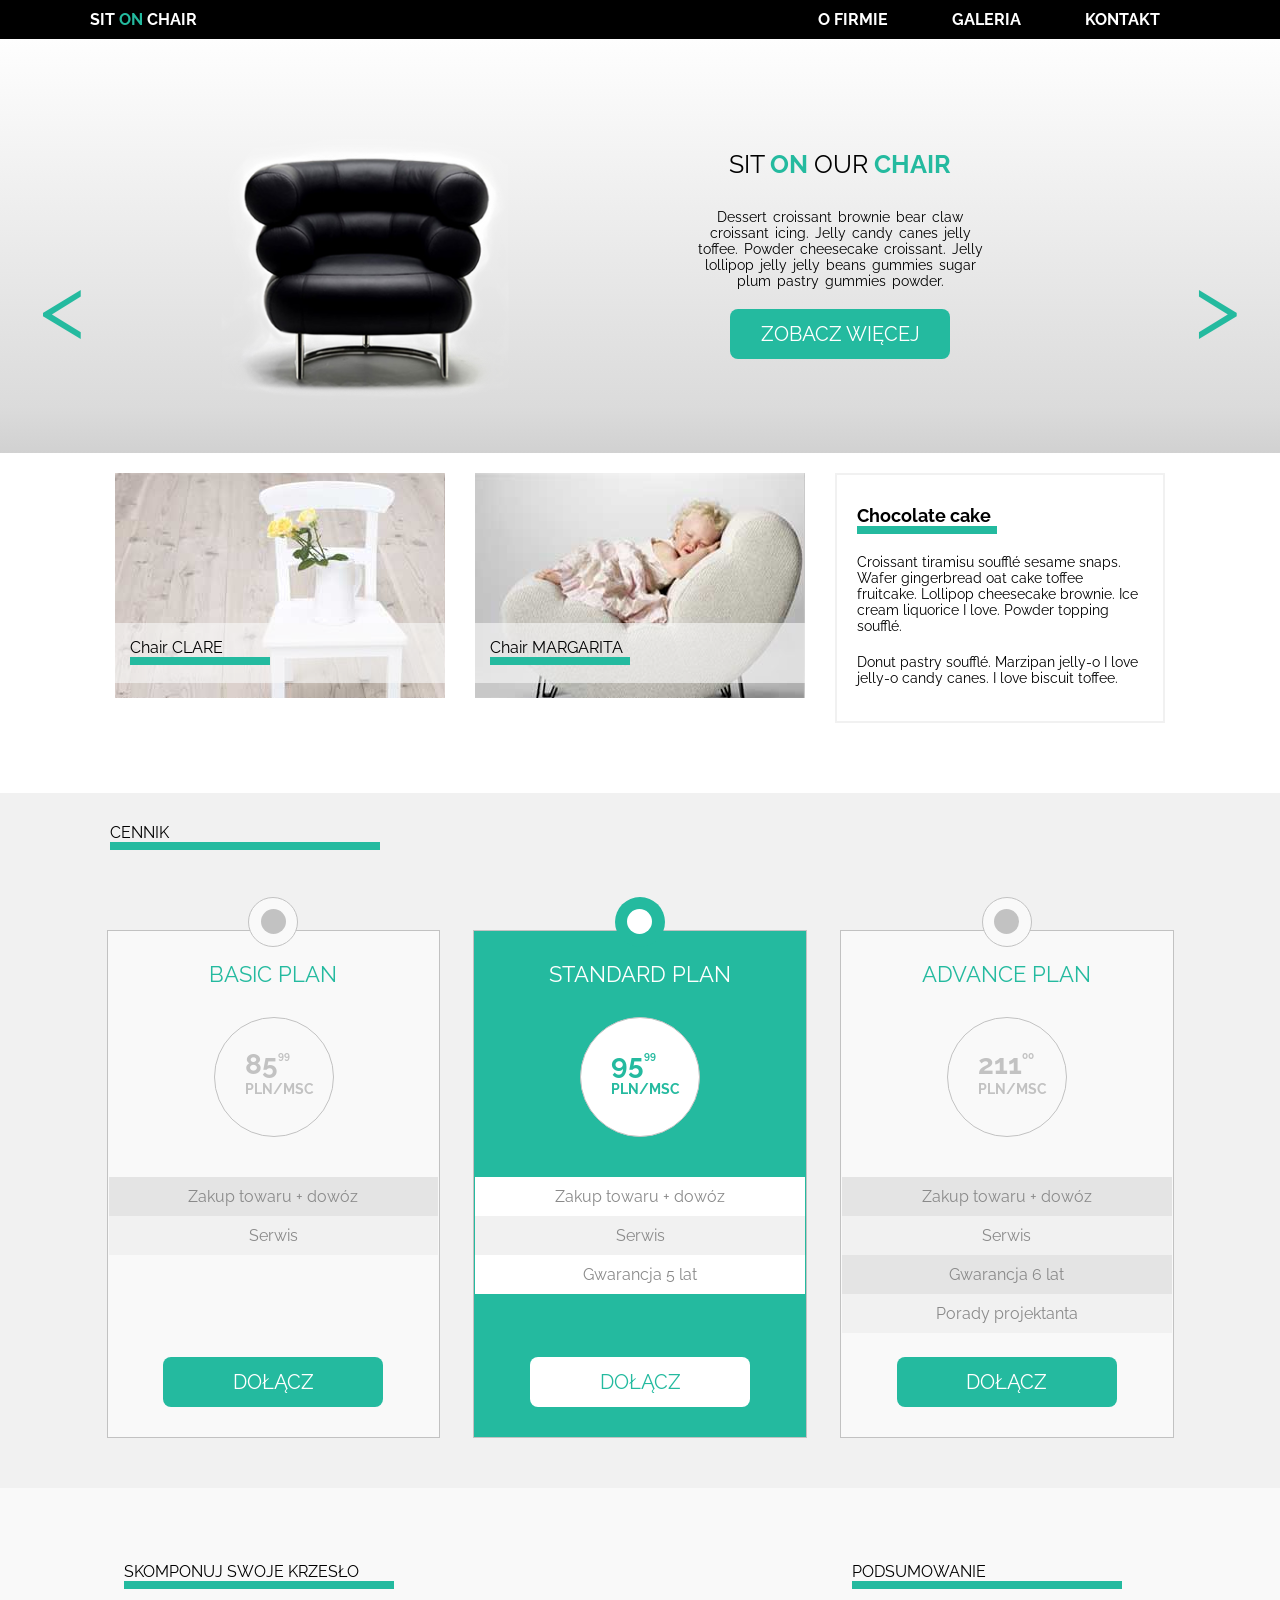
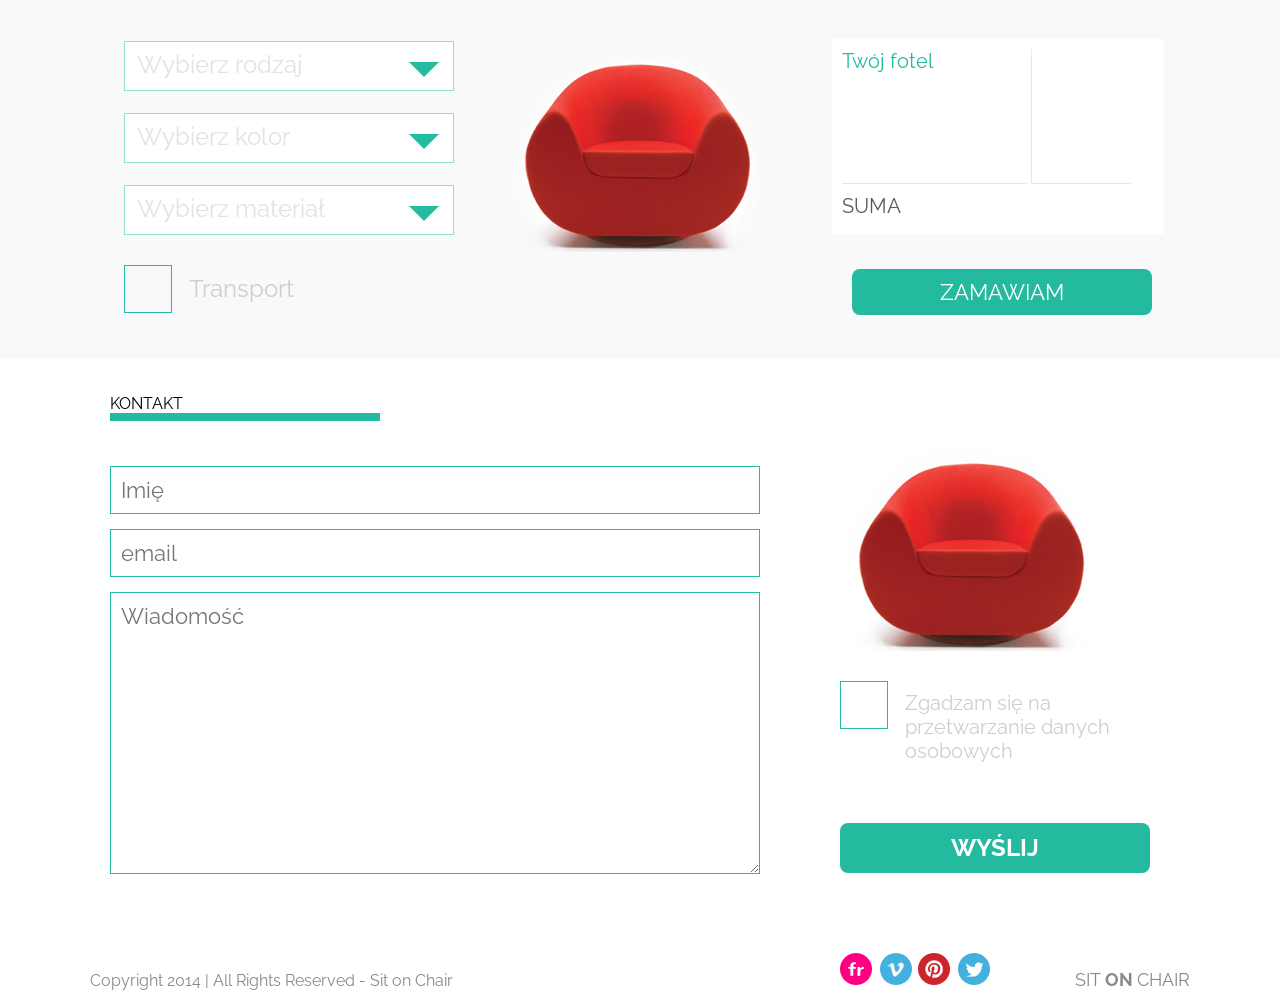
<file: index.html>
<!DOCTYPE html>
<html lang="en">

<head>
    <meta charset="UTF-8">
    <title>Sit on Chair</title>
    <link href="https://fonts.googleapis.com/css?family=Raleway:400,400i,700,700i" rel="stylesheet">
    <link rel="stylesheet" href="css/reset.css">
    <link rel="stylesheet" href="css/style.css">
    <link rel="stylesheet" href="css/animate.css">
</head>

<body>
    <header>
        <div class="container">
            <div class="logo">SIT <span class="logo_green">ON </span>CHAIR</div>
            <nav class="menu">
                <ul>
                    <li><a href="">O FIRMIE</a>
                        <div class="submenu">

                            <ul>
                                <li class="triangle"></li>
                                <li><a href="">Aktualności</a></li>
                                <li><a href="">Nasz team</a></li>
                                <li><a href="">Historia</a></li>
                            </ul>
                        </div>
                    </li>
                    <li><a href="">GALERIA</a></li>
                    <li><a href="">KONTAKT</a></li>
                </ul>
            </nav>
        </div>

    </header>
    <section class="section1">
        <div class="container slider">
            <ul>
                <li class="visible">
                    <div class="image1">
                        <img src="images/black_chair.png">
                    </div>
                    <div class="article1">
                        <h1>SIT <span class="logo_green">ON</span> OUR <span class="logo_green">CHAIR</span></h1>
                        <p>
                            Dessert croissant brownie bear claw croissant icing. Jelly candy canes jelly toffee. Powder cheesecake croissant. Jelly lollipop jelly jelly beans gummies sugar plum pastry gummies powder.
                        </p>
                        <a href="" class="button1">ZOBACZ WIĘCEJ</a>
                    </div>
                </li>
                <li>
                    <div class="image1">
                        <img src="images/red.png" class="slider_img">
                    </div>
                    <div class="article1">
                        <h1>SIT <span class="logo_green">ON</span> OUR <span class="logo_green">CHAIR</span></h1>
                        <p>
                            Cupcake chocolate cake cake chocolate cake. Fruitcake cheesecake pudding brownie icing cake cupcake donut. Tootsie roll sugar plum tiramisu lollipop bear claw bonbon.
                        </p>
                        <a href="" class="button1">ZOBACZ WIĘCEJ</a>
                    </div>
                </li>
                <li>
                    <div class="image1" >
                        <img src="images/orange.png" class="slider_img">
                    </div>
                    <div class="article1">
                        <h1>SIT <span class="logo_green">ON</span> OUR <span class="logo_green">CHAIR</span></h1>
                        <p>
                           Donut tart pastry biscuit lollipop lollipop chocolate. Chocolate chocolate bar powder lollipop oat cake sugar plum lollipop. Jujubes oat cake dragée halvah halvah sesame snaps.
                        </p>
                        <a href="" class="button1">ZOBACZ WIĘCEJ</a>
                    </div>
                </li>  
            </ul>
            <div class="arr">
                <div id="nextPicture" class="arrow_right">&gt;</div>
                <div id="prevPicture" class="arrow_left">&lt;</div>
            </div>
        </div>
    </section>
    <section class="section2">
        <div class="container">
            <div class="image2 dis_child">
                <div class="transparent">
                    <h1 class="after">Chair CLARE</h1>
                </div>
            </div>
            <div class="image3 dis_child">
                <div class="transparent">
                    <h1 class="after">Chair MARGARITA</h1>
                </div>
            </div>
            <div class="article2">
                <h1 class="after">Chocolate cake</h1>
                <p>
                    Croissant tiramisu soufflé sesame snaps. Wafer gingerbread oat cake toffee fruitcake. Lollipop cheesecake brownie. Ice cream liquorice I love. Powder topping soufflé.
                </p>
                <p>
                    Donut pastry soufflé. Marzipan jelly-o I love jelly-o candy canes. I love biscuit toffee.
                </p>
            </div>
        </div>
    </section>
    <section class="section3">
        <div class="container">
            <h1 class="after2">CENNIK</h1>
            <div class="boxes">
                <div class="box-1">
                    <div class="circle"></div>
                    <div class="dot"></div>
                    <h2>BASIC PLAN</h2>
                    <div class="price_circle">
                        <div class="price">
                            <p>85<sup>99</sup></p>
                            <p>PLN/MSC</p>
                        </div>
                    </div>
                    <div class="paragraph">
                        <p>Zakup towaru + dowóz</p>
                        <p>Serwis</p>
                    </div>
                    <a href="" class="button2">DOŁĄCZ</a>
                </div>
                <div class="box-2">
                    <div class="circle"></div>
                    <div class="dot"></div>
                    <h2>STANDARD PLAN</h2>
                    <div class="price_circle">
                        <div class="price">
                            <p>95<sup>99</sup></p>
                            <p>PLN/MSC</p>
                        </div>
                    </div>
                    <div class="paragraph" id="paragraph-box2">
                        <p>Zakup towaru + dowóz</p>
                        <p>Serwis</p>
                        <p>Gwarancja 5 lat</p>
                    </div>
                    <a href="" class="button2">DOŁĄCZ</a>
                </div>
                <div class="box-3">
                    <div class="circle"></div>
                    <div class="dot"></div>
                    <h2>ADVANCE PLAN</h2>
                    <div class="price_circle">
                        <div class="price">
                            <p>211<sup>00</sup></p>
                            <p>PLN/MSC</p>
                        </div>
                    </div>
                    <div class="paragraph">
                        <p>Zakup towaru + dowóz</p>
                        <p>Serwis</p>
                        <p>Gwarancja 6 lat</p>
                        <p>Porady projektanta</p>
                    </div>
                    <a href="" class="button2">DOŁĄCZ</a>
                </div>
            </div>
        </div>
    </section>

    <!--    Kalkulator-->

    <section class="application">
        <div class="container">
            <section class="choice_part inline">
                <h1 class="after2">SKOMPONUJ SWOJE KRZESŁO</h1>
                <div class="form">
                    <div class="drop_down_list">
                        <span class="list_label">Wybierz rodzaj</span>
                        <span class="list_arrow"></span>
                        <ul class="list_panel ddl_title">
                            <li data-price="100">Clair</li>
                            <li data-price="150">Margarita</li>
                            <li data-price="200">Selena</li>
                        </ul>
                    </div>
                    <div class="drop_down_list">
                        <span class="list_label">Wybierz kolor</span>
                        <span class="list_arrow"></span>
                        <ul class="list_panel ddl_color">
                            <li data-price="40">Czerwony</li>
                            <li data-price="60">Czarny</li>
                            <li data-price="80">Pomarańczowy</li>
                        </ul>
                    </div>
                    <div class="drop_down_list">
                        <span class="list_label">Wybierz materiał</span>
                        <span class="list_arrow"></span>
                        <ul class="list_panel ddl_pattern">
                            <li data-price="50">Tkanina</li>
                            <li data-price="80">Skóra</li>
                        </ul>
                    </div>
                    <div class="checkbox check-box">
                        <input type="checkbox" id="transport" data-price="200">
                        <label for="transport">Transport</label>
                    </div>
                    <!--<div class="checkbox"></div>-->
                    <!--<span class="list_label inline_text">Transport</span>-->
                </div>
            </section>

            <section class="image_part inline">
                <img src="images/red_chair.png">
            </section>

            <section class="summary_part inline">
                <h1 class="after2">PODSUMOWANIE</h1>
                <div class="summary_panel">
                    <div class="panel_left">
                        <h4 class="title">Twój fotel</h4>
                        <span class="color"></span>
                        <span class="pattern"></span>
                        <span class="transport"></span>
                    </div>
                    <div class="panel_right">
                        <h4 class="title value"></h4>
                        <span class="color value"></span>
                        <span class="pattern value"></span>
                        <span class="transport value"></span>
                    </div>
                    <div class="sum_label">SUMA</div>
                    <div class="sum"><strong></strong></div>
                </div>
                <a href="" class="button3">Zamawiam</a>
            </section>
        </div>
    </section>
    <footer>
        <div class="container">
            <h1 class="after2">KONTAKT</h1>
            <form>
                <div class="form">
                    <input type="text" name="imie" placeholder="Imię">
                    <input type="email" name="email" placeholder="email">
                    <textarea cols="50" rows="10" placeholder="Wiadomość"></textarea>

                </div>
                <div class="footer-image">
                    <img src="images/red_chair.png">
                    <div class="checkbox check-box agreed">
                        <input type="checkbox" id="agreed" data-transport-price="200">
                        <label for="agreed">Zgadzam się na przetwarzanie danych osobowych</label>
                    </div>

                    <a href="" class="button4">WYŚLIJ</a>
                </div>
            </form>
            <div>
                <div class="copyrights">
                    Copyright 2014 | All Rights Reserved - Sit on Chair
                </div>
                <div class="socialmedia">
                    <img src="images/flickr.png">
                    <img src="images/vimeo.png">
                    <img src="images/pinterest.png">
                    <img src="images/twitter.png">
                    <div class="logo">SIT <span class="on">ON </span>CHAIR</div>
                </div>
            </div>
        </div>
    </footer>

</body>
<script src="js/app.js"></script>

</html>
</file>
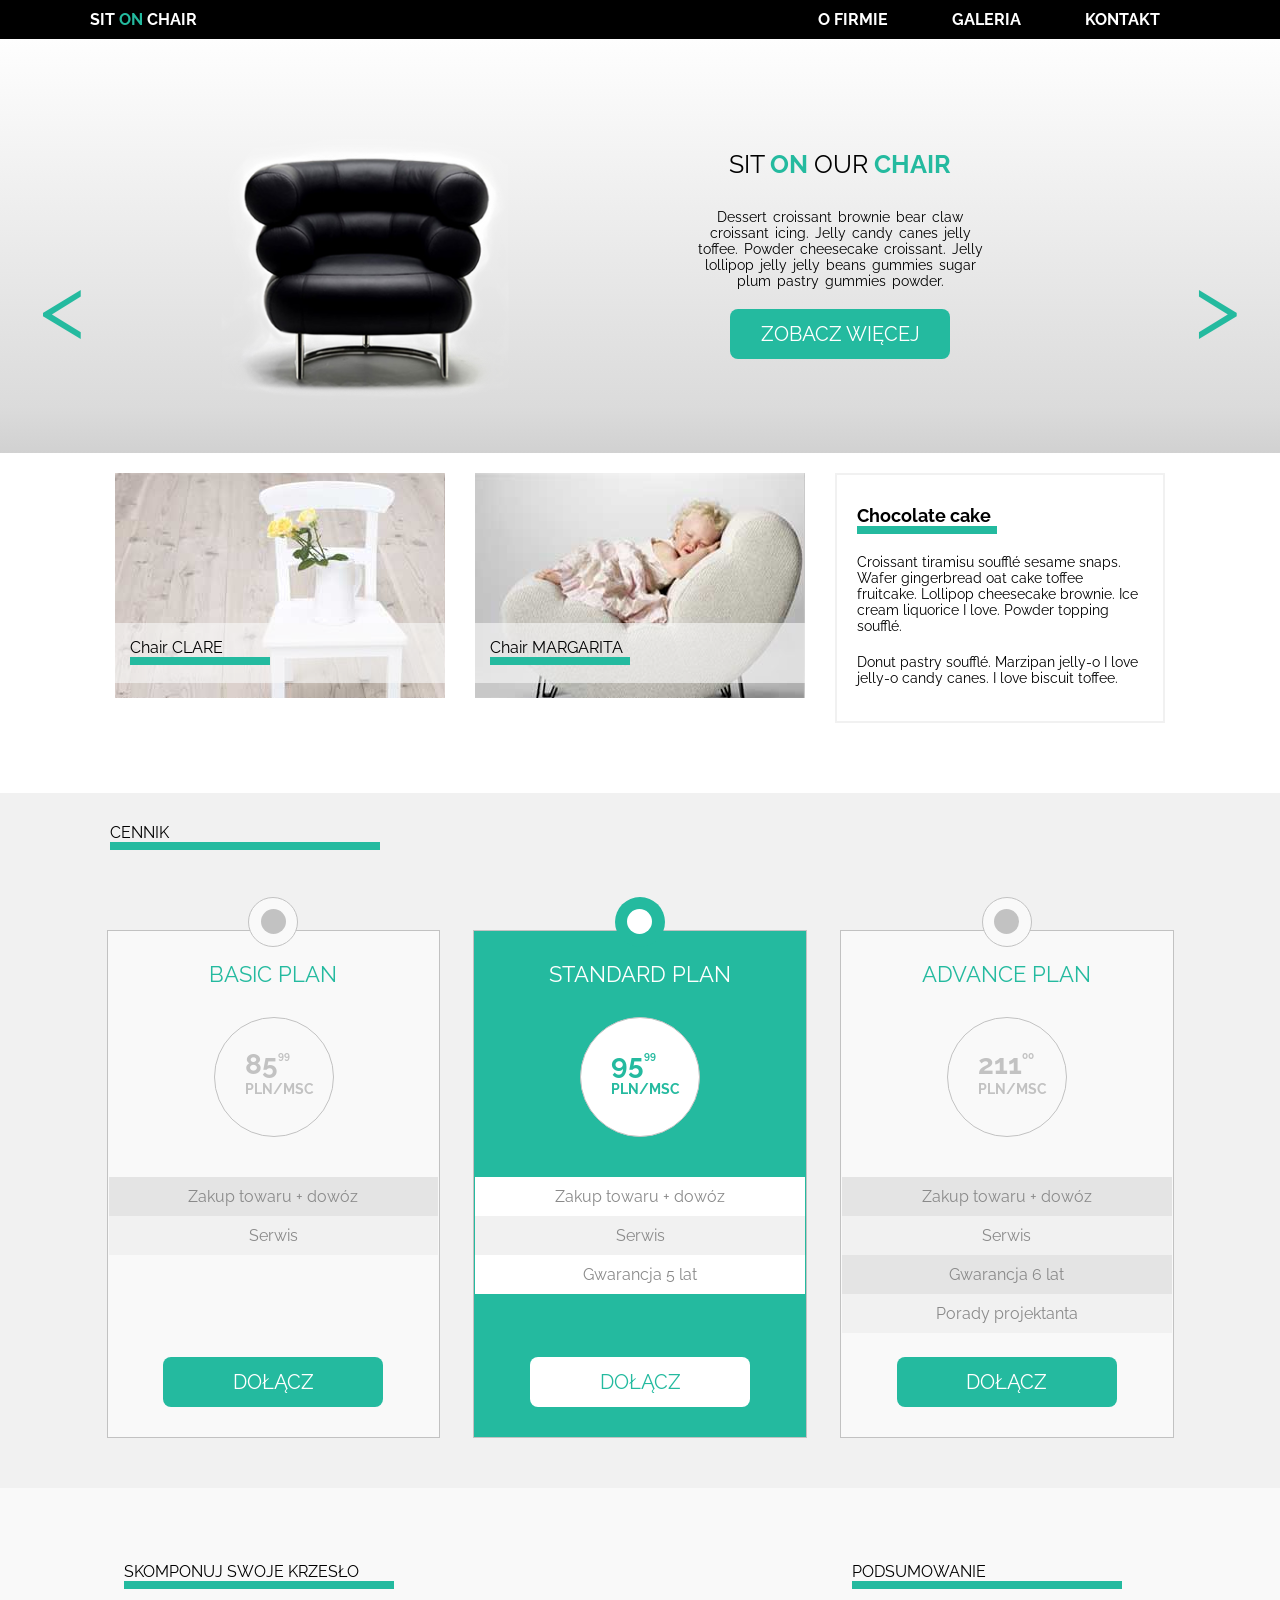
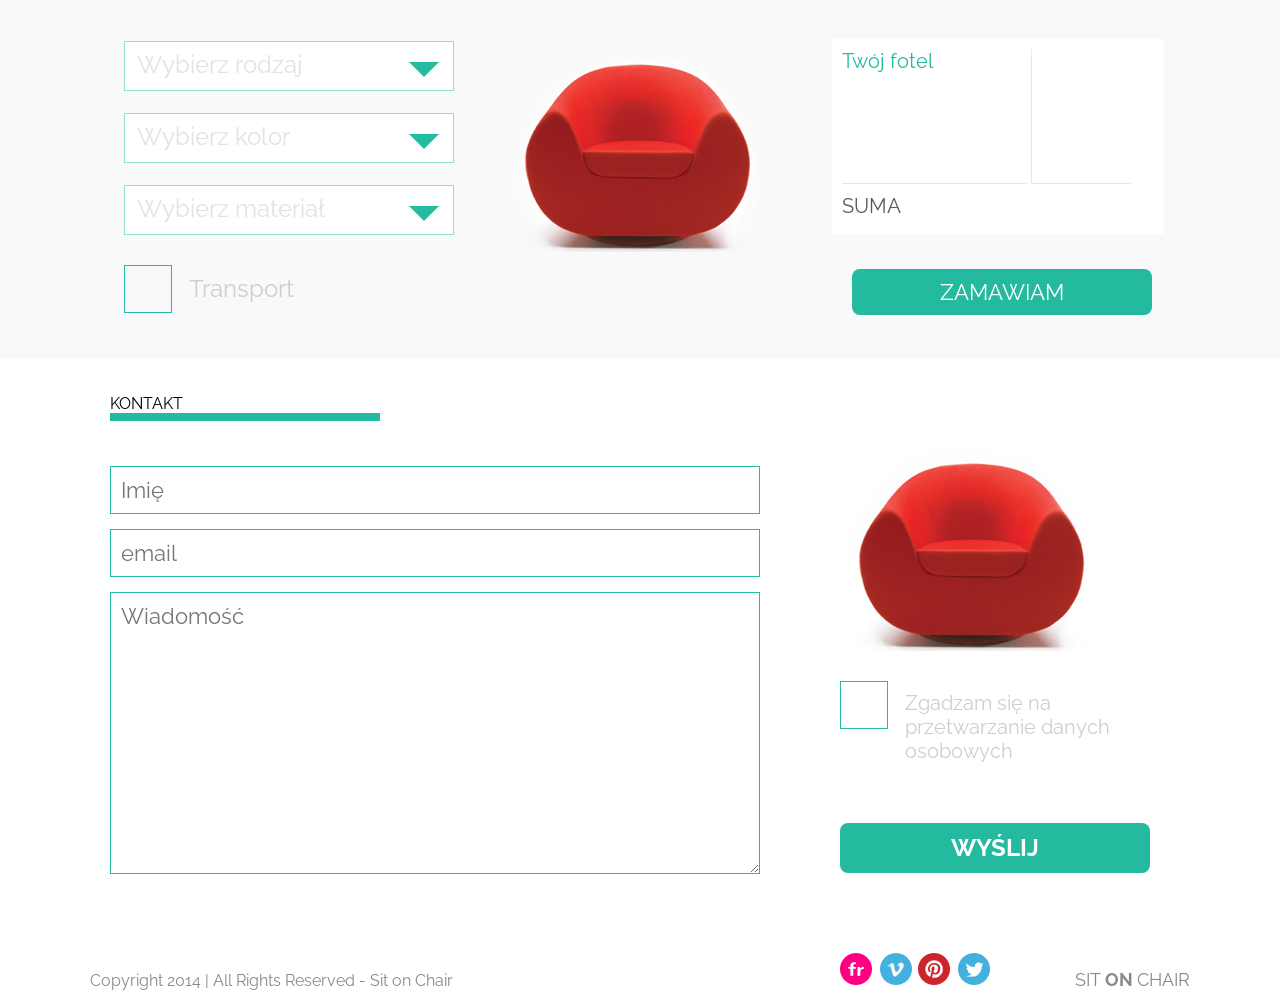
<file: src/index.html>
<!DOCTYPE html>
<html lang="en">

<head>
    <meta charset="UTF-8">
    <title>Sit on Chair</title>
    <link href="https://fonts.googleapis.com/css?family=Raleway:400,400i,700,700i" rel="stylesheet">
    <link rel="stylesheet" href="css/reset.css">
    <link rel="stylesheet" href="css/style.css">
    <link rel="stylesheet" href="css/animate.css">
</head>
<body>
    <header>
        <div class="container">
            <div class="logo">SIT <span class="logo_green">ON </span>CHAIR</div>
            <nav class="menu">
                <ul>
                    <li><a href="">O FIRMIE</a>
                        <div class="submenu">

                            <ul>
                                <li class="triangle"></li>
                                <li><a href="">Aktualności</a></li>
                                <li><a href="">Nasz team</a></li>
                                <li><a href="">Historia</a></li>
                            </ul>
                        </div>
                    </li>
                    <li><a href="">GALERIA</a></li>
                    <li><a href="">KONTAKT</a></li>
                </ul>
            </nav>
        </div>
    </header>
    <section class="section1">
        <div class="container slider">
            <ul>
                <li class="visible">
                    <div class="image1">
                        <img src="images/black_chair.png">
                    </div>
                    <div class="article1">
                        <h1>SIT <span class="logo_green">ON</span> OUR <span class="logo_green">CHAIR</span></h1>
                        <p>
                            Dessert croissant brownie bear claw croissant icing. Jelly candy canes jelly toffee. Powder cheesecake croissant. Jelly lollipop jelly jelly beans gummies sugar plum pastry gummies powder.
                        </p>
                        <a href="" class="button1">ZOBACZ WIĘCEJ</a>
                    </div>
                </li>
                <li>
                    <div class="image1">
                        <img src="images/red.png" class="slider_img">
                    </div>
                    <div class="article1">
                        <h1>SIT <span class="logo_green">ON</span> OUR <span class="logo_green">CHAIR</span></h1>
                        <p>
                            Cupcake chocolate cake cake chocolate cake. Fruitcake cheesecake pudding brownie icing cake cupcake donut. Tootsie roll sugar plum tiramisu lollipop bear claw bonbon.
                        </p>
                        <a href="" class="button1">ZOBACZ WIĘCEJ</a>
                    </div>
                </li>
                <li>
                    <div class="image1">
                        <img src="images/orange.png" class="slider_img">
                    </div>
                    <div class="article1">
                        <h1>SIT <span class="logo_green">ON</span> OUR <span class="logo_green">CHAIR</span></h1>
                        <p>
                            Donut tart pastry biscuit lollipop lollipop chocolate. Chocolate chocolate bar powder lollipop oat cake sugar plum lollipop. Jujubes oat cake dragée halvah halvah sesame snaps.
                        </p>
                        <a href="" class="button1">ZOBACZ WIĘCEJ</a>
                    </div>
                </li>
            </ul>
            <div class="arr">
                <div id="nextPicture" class="arrow_right">&gt;</div>
                <div id="prevPicture" class="arrow_left">&lt;</div>
            </div>
        </div>
    </section>
    <section class="section2">
        <div class="container">
            <div class="image2 dis_child">
                <div class="transparent">
                    <h1 class="after">Chair CLARE</h1>
                </div>
            </div>
            <div class="image3 dis_child">
                <div class="transparent">
                    <h1 class="after">Chair MARGARITA</h1>
                </div>
            </div>
            <div class="article2">
                <h1 class="after">Chocolate cake</h1>
                <p>
                    Croissant tiramisu soufflé sesame snaps. Wafer gingerbread oat cake toffee fruitcake. Lollipop cheesecake brownie. Ice cream liquorice I love. Powder topping soufflé.
                </p>
                <p>
                    Donut pastry soufflé. Marzipan jelly-o I love jelly-o candy canes. I love biscuit toffee.
                </p>
            </div>
        </div>
    </section>
    <section class="section3">
        <div class="container">
            <h1 class="after2">CENNIK</h1>
            <div class="boxes">
                <div class="box-1">
                    <div class="circle"></div>
                    <div class="dot"></div>
                    <h2>BASIC PLAN</h2>
                    <div class="price_circle">
                        <div class="price">
                            <p>85<sup>99</sup></p>
                            <p>PLN/MSC</p>
                        </div>
                    </div>
                    <div class="paragraph">
                        <p>Zakup towaru + dowóz</p>
                        <p>Serwis</p>
                    </div>
                    <a href="" class="button2">DOŁĄCZ</a>
                </div>
                <div class="box-2">
                    <div class="circle"></div>
                    <div class="dot"></div>
                    <h2>STANDARD PLAN</h2>
                    <div class="price_circle">
                        <div class="price">
                            <p>95<sup>99</sup></p>
                            <p>PLN/MSC</p>
                        </div>
                    </div>
                    <div class="paragraph" id="paragraph-box2">
                        <p>Zakup towaru + dowóz</p>
                        <p>Serwis</p>
                        <p>Gwarancja 5 lat</p>
                    </div>
                    <a href="" class="button2">DOŁĄCZ</a>
                </div>
                <div class="box-3">
                    <div class="circle"></div>
                    <div class="dot"></div>
                    <h2>ADVANCE PLAN</h2>
                    <div class="price_circle">
                        <div class="price">
                            <p>211<sup>00</sup></p>
                            <p>PLN/MSC</p>
                        </div>
                    </div>
                    <div class="paragraph">
                        <p>Zakup towaru + dowóz</p>
                        <p>Serwis</p>
                        <p>Gwarancja 6 lat</p>
                        <p>Porady projektanta</p>
                    </div>
                    <a href="" class="button2">DOŁĄCZ</a>
                </div>
            </div>
        </div>
    </section>

    <!--    Kalkulator-->

    <section class="application">
        <div class="container">
            <section class="choice_part inline">
                <h1 class="after2">SKOMPONUJ SWOJE KRZESŁO</h1>
                <div class="form">
                    <div class="drop_down_list">
                        <span class="list_label">Wybierz rodzaj</span>
                        <span class="list_arrow"></span>
                        <ul class="list_panel ddl_title">
                            <li data-price="100">Clair</li>
                            <li data-price="150">Margarita</li>
                            <li data-price="200">Selena</li>
                        </ul>
                    </div>
                    <div class="drop_down_list">
                        <span class="list_label">Wybierz kolor</span>
                        <span class="list_arrow"></span>
                        <ul class="list_panel ddl_color">
                            <li data-price="40">Czerwony</li>
                            <li data-price="60">Czarny</li>
                            <li data-price="80">Pomarańczowy</li>
                        </ul>
                    </div>
                    <div class="drop_down_list">
                        <span class="list_label">Wybierz materiał</span>
                        <span class="list_arrow"></span>
                        <ul class="list_panel ddl_pattern">
                            <li data-price="50">Tkanina</li>
                            <li data-price="80">Skóra</li>
                        </ul>
                    </div>
                    <div class="checkbox check-box">
                        <input type="checkbox" id="transport" data-price="200">
                        <label for="transport">Transport</label>
                    </div>
                    <!--<div class="checkbox"></div>-->
                    <!--<span class="list_label inline_text">Transport</span>-->
                </div>
            </section>
            <section class="image_part inline">
                <img src="images/red_chair.png">
            </section>
            <section class="summary_part inline">
                <h1 class="after2">PODSUMOWANIE</h1>
                <div class="summary_panel">
                    <div class="panel_left">
                        <h4 class="title">Twój fotel</h4>
                        <span class="color"></span>
                        <span class="pattern"></span>
                        <span class="transport"></span>
                    </div>
                    <div class="panel_right">
                        <h4 class="title value"></h4>
                        <span class="color value"></span>
                        <span class="pattern value"></span>
                        <span class="transport value"></span>
                    </div>
                    <div class="sum_label">SUMA</div>
                    <div class="sum"><strong></strong></div>
                </div>
                <a href="" class="button3">Zamawiam</a>
            </section>
        </div>
    </section>
    <footer>
        <div class="container">
            <h1 class="after2">KONTAKT</h1>
            <form>
                <div class="form">
                    <input type="text" name="imie" placeholder="Imię">
                    <input type="email" name="email" placeholder="email">
                    <textarea cols="50" rows="10" placeholder="Wiadomość"></textarea>
                </div>
                <div class="footer-image">
                    <img src="images/red_chair.png">
                    <div class="checkbox check-box agreed">
                        <input type="checkbox" id="agreed" data-transport-price="200">
                        <label for="agreed">Zgadzam się na przetwarzanie danych osobowych</label>
                    </div>
                    <a href="" class="button4">WYŚLIJ</a>
                </div>
            </form>
            <div>
                <div class="copyrights">
                    Copyright 2014 | All Rights Reserved - Sit on Chair
                </div>
                <div class="socialmedia">
                    <img src="images/flickr.png">
                    <img src="images/vimeo.png">
                    <img src="images/pinterest.png">
                    <img src="images/twitter.png">
                    <div class="logo">SIT <span class="on">ON </span>CHAIR</div>
                </div>
            </div>
        </div>
    </footer>
</body>
<script src="js/app.js"></script>
</html>
</file>
<file: css/style.css>
* {
    box-sizing: border-box;
}

body {
    font-family: Raleway, Arial, sans-serif;
}

/*Menu górne ----------------------------*/

header,
footer {
    width: 100%;
    height: auto;
    padding: 5px 50px 5px 50px;
}

.container {
    width: 1100px;
    margin: 0 auto;
}

header {
    background-color: #000;
    color: #fff;
    font-size: 16px;
    padding: 10px;
}

header .logo {
    float: left;
}

nav li,
div .logo {
    font-weight: 700;
}

.logo_green {
    color: #24BA9F;
    font-weight: 700;
}

a {
    text-decoration: none;
}

a:visited {
    color: white;
}

a:hover {
    color: #24BA9F;
}

.menu {
    float: right;
}

.container::after {
    content: '';
    display: block;
    clear: both;
}

.menu > ul > li {
    display: inline-block;
    padding: 0 30px;
    position: relative;
}

li:hover > .submenu {
    display: block;
}

.submenu {
    display: none;
    position: absolute;
    left: 10px;
    padding: 0 5px;
}

.submenu ul {
    padding: 10px 0;
}

.submenu li {
    padding: 15px;
    line-height: 10px;
    background-color: #000;
}

.submenu li {
    font-weight: normal;
}

.triangle {
    height: 0;
    width: 0;
    border-top: 20px solid rgba(0, 0, 0, 0);
    border-left: 20px solid rgba(0, 0, 0, 0);
    border-right: 20px solid rgba(0, 0, 0, 0);
    border-bottom: 20px solid #000;
    margin-top: -21px;
    margin-left: 37px;
    background-color: transparent !important;
    padding: 0px !important;
}


/*Sekcja 1 z fotelem ----------------------------------------------------*/

.section1 {
    background-color: #eaeaea;
    /* IE9, iOS 3.2+ */
    background-image: -webkit-gradient(linear, 0% 100%, 0% 0%, color-stop(0, rgb(226, 226, 226)), color-stop(0, rgb(209, 209, 209)), color-stop(0.11, rgb(219, 219, 219)), color-stop(1, rgb(254, 254, 254)));
    /* Android 2.3 */
    background-image: -webkit-repeating-linear-gradient(bottom, rgb(226, 226, 226) 0%, rgb(209, 209, 209) 0%, rgb(219, 219, 219) 11%, rgb(254, 254, 254) 100%);
    /* IE10+ */
    background-image: repeating-linear-gradient(to top, rgb(226, 226, 226) 0%, rgb(209, 209, 209) 0%, rgb(219, 219, 219) 11%, rgb(254, 254, 254) 100%);
    background-image: -ms-repeating-linear-gradient(bottom, rgb(226, 226, 226) 0%, rgb(209, 209, 209) 0%, rgb(219, 219, 219) 11%, rgb(254, 254, 254) 100%);
}

.image1 {
    width: 450px;
    height: 300px;
    float: left;
    margin-top: 50px;
    margin-bottom: 20px;
    margin-left: 50px;
}

.image1 img {
    width: 500px;
    height: auto;
}

.article1 {
    width: 300px;
    height: 300px;
    float: right;
    margin-top: 50px;
    margin-right: 200px;
    padding-top: 40px;
    text-align: center;
}

.article1 h1 {
    font-size: 25px;
}

.article1 p {
    padding-top: 30px;
    font-size: 14px;
    word-spacing: 2px;
}

.button1 {
    background-color: #24BA9F;
    color: #fff;
    font-size: 20px;
    border-radius: 8px;
    margin-top: 20px;
    padding: 15px;
    line-height: 20px;
    width: 220px;
    height: auto;
    display: inline-block;
}

a.button1:hover {
    color: #000;
}

.arr {
    color: #24BA9F;
    font-size: 90px;
}

.arrow_left {
    float: left;
    margin-left: -50px;
    margin-top: -200px;
    cursor: pointer;
}

.arrow_right {
    float: right;
    margin-right: -50px;
    margin-top: -200px;
    cursor: pointer;
}


/* Slider --------------------------------------------------------*/

.slider ul {
    list-style: none;
}

.slider li {
    display: none;
    width: 100%;
    padding: 20px 0;
}

.slider .visible {
    display: inline-block;
}

.slider_img {
    max-width: 1000px;
    max-height: 370px;
    display: block;
    margin: 0 auto;
}


/*Sekcja 2 zdjęcia------------------------------------------------------*/

.image2 {
    float: left;
    margin: 20px 15px 40px 25px;
    background: url(../images/box1_img.jpg);
    width: 330px;
    height: 225px;
}

.image3 {
    float: left;
    margin: 20px 15px 40px 15px;
    background: url(../images/box2_img.jpg);
    width: 330px;
    height: 225px;
}

.article2 {
    border: 2px solid rgb(241, 241, 241);
    width: 330px;
    height: 250px;
    float: left;
    font-size: 14px;
    margin: 20px 5px 40px 15px;
    padding: 30px 20px;
}

.article2 h1 {
    font-size: 18px;
    font-weight: 700;
}

.after:after {
    width: 140px;
    height: 8px;
    content: "";
    display: block;
    background: #24BA9F;
}

.article2 p {
    margin-top: 20px;
}

.transparent {
    margin-top: 150px;
    height: 60px;
    padding-top: 15px;
    padding-left: 15px;
    background-color: rgba(251, 251, 251, 0.60);
}


/*Sekcja 3 Cennik --------------------------------------------------*/

.section3 {
    background-color: rgb(241, 241, 241);
    padding-bottom: 50px;
}

h1.after2 {
    margin-left: 20px;
    margin-top: 30px;
}

.after2:after {
    width: 270px;
    height: 8px;
    content: "";
    display: block;
    background: #24BA9F;
}

.section3 h1 {
    padding-top: 30px;
}

.boxes {
    display: flex;
    justify-content: center;
    margin-top: 80px;
}

[class*="box-"] {
    width: 32%;
    height: auto;
    border: 1px solid rgb(194, 194, 194);
    background-color: rgb(249, 249, 249);
    position: relative;
    margin-left: 1.5%;
    margin-right: 1.5%;
}

.circle,
.dot {
    position: absolute;
    border-radius: 50%;
}

.circle {
    width: 50px;
    height: 50px;
    border: 1px solid rgb(194, 194, 194);
    top: -34px;
    left: 50%;
    margin-left: -25px;
    background-color: rgb(249, 249, 249);
}

.dot {
    width: 25px;
    height: 25px;
    top: -22px;
    left: 51%;
    margin-left: -16px;
    background-color: rgb(194, 194, 194);
}

.box-2 {
    background-color: #24BA9F;
}

.box-2 .circle {
    background-color: #24BA9F;
    border: 0;
}

.box-2 .dot {
    background-color: #fff;
}

h2 {
    text-align: center;
    margin-top: 30px;
    color: #24BA9F;
    font-size: 22px;
}

.box-2 h2 {
    color: #fff;
}

.price_circle {
    width: 120px;
    height: 120px;
    border: 1px solid rgb(194, 194, 194);
    border-radius: 50%;
    margin-left: 32%;
    margin-top: 30px;
    margin-bottom: 40px;
}

.box-2 .price_circle {
    background-color: #fff;
}

.price p,
sup {
    font-weight: 700;
    color: rgb(194, 194, 194);
}

.price p:first-child {
    font-size: 28px;
}

.price p:last-child {
    font-size: 14px;
}

.price sup {
    font-size: 10px;
    top: -1.5em;
}

.price {
    margin-top: 30px;
    margin-left: 30px;
}

.box-2 .price p {
    color: #24BA9F;
}

.box-2 .price sup {
    color: #24BA9F;
}

.button2 {
    width: 220px;
    height: auto;
    display: block;
    margin: 0 auto;
    /*    margin-top: 100px;*/
    margin-bottom: 30px;
    padding: 15px;
    background-color: #24BA9F;
    color: #fff;
    font-size: 20px;
    border-radius: 8px;
    line-height: 20px;
    text-align: center;
}

a.button2:hover {
    color: #000;
}

.box-2 .button2 {
    background-color: #fff;
    color: #24BA9F;
}


/* Sekcja 4 Kalkulator -------------------------------------------------------*/

.application {
    background-color: #f9f9f9;
    padding: 30px 0;
}

.application .align_right {
    text-align: right;
}

.inline {
    display: inline-block;
    width: 360px;
    padding: 14px;
    vertical-align: top;
}

.form {
    margin-top: 50px;
}

.drop_down_list {
    border: 1px solid #8de0d2;
    width: 330px;
    height: 50px;
    background-color: white;
    margin-top: 22px;
    padding: 8px 12px;
    position: relative;
}

.list_label {
    font-size: 24px;
    color: #e2e2e2;
    font-family: Raleway, Arial, sans-serif;
}

.checkbox {
    position: relative;
    padding: 30px 30px 30px 0;
}

.checkbox input {
    display: block;
    opacity: 0;
    height: 48px;
    position: absolute;
    width: 48px;
    cursor: pointer;
}

.checkbox label {
    display: block;
    padding-left: 65px;
    position: relative;
    font-size: 24px;
    color: #cecece;
    line-height: 120%;
    padding-top: 10px;
    cursor: pointer;
}

.checkbox label::before,
.checkbox label::after {
    border: 1px solid #24BA9F;
    content: "";
    display: block;
    left: 0;
    height: 48px;
    position: absolute;
    width: 48px;
    top: 0;
}

.checkbox label::after {
    background: url("data:image/svg+xml;charset=US-ASCII,%3Csvg%20xmlns%3D%22http%3A//www.w3.org/2000/svg%22%20xmlns%3Axlink%3D%22http%3A//www.w3.org/1999/xlink%22%20preserveAspectRatio%3D%22xMidYMid%22%20width%3D%2233.875%22%20height%3D%2233%22%20viewBox%3D%220%200%2033.875%2033%22%3E%0A%20%20%3Cpath%20d%3D%22M9.470%2C15.209%20L14.061%2C24.104%20C14.061%2C24.104%2021.522%2C6.026%2033.287%2C-0.000%20C33.000%2C4.304%2031.852%2C8.035%2033.861%2C12.626%20C28.696%2C13.774%2018.078%2C26.687%2014.635%2C33.000%20C9.756%2C26.974%204.017%2C22.382%20-0.000%2C20.948%20L9.470%2C15.209%20Z%22%20fill%3D%22%2327c7ab%22/%3E%0A%3C/svg%3E%0A") no-repeat center;
    border: 0;
    display: none;
}

.checkbox input:checked + label::after {
    display: block;
}

.active {
    background: url('../images/form_ok.jpg');
    width: 48px;
    height: 40px;
}

.inline_text {
    display: inline-block;
    width: 228px;
    vertical-align: top;
    margin-top: 30px;
    margin-left: 15px;
    color: #aeaeae;
}

.image_part img {
    margin-top: 110px;
    margin-left: 38px;
}

.summary_panel {
    background-color: white;
    width: 100%;
    height: 195px;
    padding: 10px;
    margin-top: 50px;
}

.application .button3 {
    background-color: #24BA9F;
    color: white;
    text-align: center;
    text-transform: uppercase;
    width: 300px;
    padding: 10px 30px;
    font-size: 22px;
    display: inline-block;
    font-family: Raleway, Arial, sans-serif;
    margin-top: 35px;
    margin-left: 20px;
    border-radius: 8px;
    text-decoration: none;
}

a.button3:hover {
    color: #000;
}

.panel_left {
    display: inline-block;
    width: 185px;
    vertical-align: top;
    padding-bottom: 10px;
    border-bottom: 1px solid #e7e7e7;
    height: 135px;
}

.panel_right {
    display: inline-block;
    width: 100px;
    border-left: 1px solid #e7e7e7;
    text-align: right;
    vertical-align: top;
    padding-bottom: 10px;
    border-bottom: 1px solid #e7e7e7;
    height: 135px;
}

.panel_left h4,
.panel_right h4 {
    color: #24BA9F;
    font-size: 20px;
}

.panel_left span {
    margin-top: 10px;
    font-size: 22px;
    color: #5b5a5a;
    display: block;
}

.panel_right span {
    display: block;
    font-size: 22px;
    color: #24BA9F;
    margin-top: 10px;
}

.sum_label {
    display: inline-block;
    width: 185px;
    margin-top: 10px;
    font-size: 20px;
    color: #5b5a5a;
}

.sum {
    display: inline-block;
    width: 100px;
    text-align: right;
    margin-top: 10px;
    font-size: 20px;
    color: #24BA9F;
}

.list_arrow {
    width: 0;
    height: 0;
    border-left: 15px solid transparent;
    border-right: 15px solid transparent;
    border-top: 15px solid #24BA9F;
    display: block;
    position: absolute;
    right: 14px;
    top: 20px;
    cursor: pointer;
}

.list_panel {
    background-color: white;
    border: 1px solid #ccc;
    width: 288px;
    list-style: none;
    margin: 0;
    left: 0px;
    z-index: 2;
    position: absolute;
    top: 54px;
    display: none;
}

.list_panel li {
    cursor: pointer;
    color: #585858;
    padding: 10px 0 10px 15px;
}

.list_panel li:hover {
    background: RGB(228, 228, 228);
}

.title {
    height: 30px;
}

/* Footer --------------------------------------------------------- */

.form,
.footer-image {
    height: 200px;
}

.paragraph {
    height: 150px;
    margin-bottom: 30px;
}

.paragraph p {
    text-align: center;
    padding: 10px;
    margin: 0 1px;
    color: RGB(138, 138, 138);
}

.paragraph p:nth-child(odd) {
    background-color: RGB(228, 228, 228);
}

.paragraph p:nth-child(even) {
    background-color: RGB(241, 241, 241);
}

#paragraph-box2 p:nth-child(odd) {
    background-color: #fff;
}

.form input,
.form textarea {
    display: block;
    margin-top: 15px;
    padding: 10px;
    border: 1px solid #24BA9F;
    width: 650px;
    font-family: Raleway, Arial, sans-serif;
    font-size: 22px;
    color: #e2e2e2;
}

form {
    width: 100%;
    height: 500px;
}

.form {
    margin-top: 30px;
    margin-left: 20px;
    float: left;
}

.footer-image {
    float: right;
    width: 330px;
    margin-top: 20px;
    margin-right: 20px;
}

.footer-image img {
    display: block;
}

.agreed label {
    font-size: 20px;
}

.button4 {
    width: 310px;
    height: auto;
    display: block;
    margin: 0 auto;
    margin-bottom: 30px;
    margin-top: 30px;
    margin-right: 180px;
    padding: 15px;
    background-color: #24BA9F;
    color: #fff;
    font-size: 24px;
    font-weight: 700;
    border-radius: 8px;
    line-height: 20px;
    text-align: center;
}

a.button4:hover {
    color: #000;
}

.copyrights {
    float: left;
    color: RGB(138, 138, 138);
    margin-top: 50px;
}

.socialmedia {
    float: right;
    margin-top: 30px;
}

.socialmedia .logo {
    display: inline;
    padding-left: 80px;
}

.socialmedia .logo {
    font-size: 18px;
    padding-bottom: 10px;
    color: RGB(138, 138, 138);
    font-weight: 400;
}

.socialmedia .on {
    font-weight: 700;
}
</file>
<file: src/css/style.css>
@charset "UTF-8";
body {
  font-family: Raleway, Arial, sans-serif;
}

/*Menu górne ----------------------------*/
header,
footer {
  width: 100%;
  height: auto;
  padding: 5px 50px 5px 50px;
}

.container {
  width: 1100px;
  margin: 0 auto;
}

header {
  background-color: #000;
  color: #fff;
  font-size: 16px;
  padding: 10px;
}

header .logo {
  float: left;
}

nav li,
div .logo {
  font-weight: 700;
}

.logo_green {
  color: #24BA9F;
  font-weight: 700;
}

a {
  text-decoration: none;
}

a:visited {
  color: white;
}

a:hover {
  color: #24BA9F;
}

.menu {
  float: right;
}

.container::after {
  content: '';
  display: block;
  clear: both;
}

.menu > ul > li {
  display: inline-block;
  padding: 0 30px;
  position: relative;
}

li:hover > .submenu {
  display: block;
}

.submenu {
  display: none;
  position: absolute;
  left: 10px;
  padding: 0 5px;
}

.submenu ul {
  padding: 10px 0;
}

.submenu li {
  padding: 15px;
  line-height: 10px;
  background-color: #000;
  font-weight: normal;
}

.triangle {
  height: 0;
  width: 0;
  border-top: 20px solid transparent;
  border-left: 20px solid transparent;
  border-right: 20px solid transparent;
  border-bottom: 20px solid #000;
  margin-top: -21px;
  margin-left: 37px;
  background-color: transparent !important;
  padding: 0px !important;
}

/*Sekcja 1 z fotelem ----------------------------------------------------*/
.section1 {
  background-color: #eaeaea;
  /* IE9, iOS 3.2+ */
  background-image: -webkit-gradient(linear, 0% 100%, 0% 0%, color-stop(0, #e2e2e2), color-stop(0, #d1d1d1), color-stop(0.11, #dbdbdb), color-stop(1, #fefefe));
  /* Android 2.3 */
  background-image: -webkit-repeating-linear-gradient(bottom, #e2e2e2 0%, #d1d1d1 0%, #dbdbdb 11%, #fefefe 100%);
  /* IE10+ */
  background-image: repeating-linear-gradient(to top, #e2e2e2 0%, #d1d1d1 0%, #dbdbdb 11%, #fefefe 100%);
  background-image: -ms-repeating-linear-gradient(bottom, #e2e2e2 0%, #d1d1d1 0%, #dbdbdb 11%, #fefefe 100%);
}

.image1 {
  width: 450px;
  height: 300px;
  float: left;
  margin-top: 50px;
  margin-bottom: 20px;
  margin-left: 50px;
}

.image1 img {
  width: 500px;
  height: auto;
}

.article1 {
  width: 300px;
  height: 300px;
  float: right;
  margin-top: 50px;
  margin-right: 200px;
  padding-top: 40px;
  text-align: center;
}

.article1 h1 {
  font-size: 25px;
}

.article1 p {
  padding-top: 30px;
  font-size: 14px;
  word-spacing: 2px;
}

.button1 {
  background-color: #24BA9F;
  color: #fff;
  font-size: 20px;
  border-radius: 8px;
  margin-top: 20px;
  padding: 15px;
  line-height: 20px;
  width: 220px;
  height: auto;
  display: inline-block;
}

a.button1:hover {
  color: #000;
}

.arr {
  color: #24BA9F;
  font-size: 90px;
}

.arrow_left {
  float: left;
  margin-left: -50px;
  margin-top: -200px;
  cursor: pointer;
}

.arrow_right {
  float: right;
  margin-right: -50px;
  margin-top: -200px;
  cursor: pointer;
}

/* Slider --------------------------------------------------------*/
.slider ul {
  list-style: none;
}

.slider li {
  display: none;
  width: 100%;
  padding: 20px 0;
}

.slider .visible {
  display: inline-block;
}

.slider_img {
  max-width: 1000px;
  max-height: 370px;
  display: block;
  margin: 0 auto;
}

/*Sekcja 2 zdjęcia------------------------------------------------------*/
.image2 {
  float: left;
  margin: 20px 15px 40px 25px;
  background: url(../images/box1_img.jpg);
  width: 330px;
  height: 225px;
}

.image3 {
  float: left;
  margin: 20px 15px 40px 15px;
  background: url(../images/box2_img.jpg);
  width: 330px;
  height: 225px;
}

.article2 {
  border: 2px solid #f1f1f1;
  width: 330px;
  height: 250px;
  float: left;
  font-size: 14px;
  margin: 20px 5px 40px 15px;
  padding: 30px 20px;
}

.article2 h1 {
  font-size: 18px;
  font-weight: 700;
}

.article2 p {
  margin-top: 20px;
}

.after:after {
  width: 140px;
  height: 8px;
  content: "";
  display: block;
  background: #24BA9F;
}

.transparent {
  margin-top: 150px;
  height: 60px;
  padding-top: 15px;
  padding-left: 15px;
  background-color: rgba(251, 251, 251, 0.6);
}

/*Sekcja 3 Cennik --------------------------------------------------*/
.section3 {
  background-color: #f1f1f1;
  padding-bottom: 50px;
}

.section3 h1 {
  padding-top: 30px;
}

h1.after2 {
  margin-left: 20px;
  margin-top: 30px;
}

.after2:after {
  width: 270px;
  height: 8px;
  content: "";
  display: block;
  background: #24BA9F;
}

.boxes {
  display: flex;
  justify-content: center;
  margin-top: 80px;
}

[class*="box-"] {
  width: 32%;
  height: auto;
  border: 1px solid #c2c2c2;
  background-color: #f9f9f9;
  position: relative;
  margin-left: 1.5%;
  margin-right: 1.5%;
}

.circle,
.dot {
  position: absolute;
  border-radius: 50%;
}

.circle {
  width: 50px;
  height: 50px;
  border: 1px solid #c2c2c2;
  top: -34px;
  left: 50%;
  margin-left: -25px;
  background-color: #f9f9f9;
}

.dot {
  width: 25px;
  height: 25px;
  top: -22px;
  left: 51%;
  margin-left: -16px;
  background-color: #c2c2c2;
}

.box-2 {
  background-color: #24BA9F;
}

.box-2 .circle {
  background-color: #24BA9F;
  border: 0;
}

.box-2 .dot {
  background-color: #fff;
}

.box-2 h2 {
  color: #fff;
}

.box-2 .price_circle {
  background-color: #fff;
}

.box-2 .price p {
  color: #24BA9F;
}

.box-2 .price sup {
  color: #24BA9F;
}

.box-2 .button2 {
  background-color: #fff;
  color: #24BA9F;
}

h2 {
  text-align: center;
  margin-top: 30px;
  color: #24BA9F;
  font-size: 22px;
}

.price_circle {
  width: 120px;
  height: 120px;
  border: 1px solid #c2c2c2;
  border-radius: 50%;
  margin-left: 32%;
  margin-top: 30px;
  margin-bottom: 40px;
}

.price p,
sup {
  font-weight: 700;
  color: #c2c2c2;
}

.price {
  margin-top: 30px;
  margin-left: 30px;
}

.price p:first-child {
  font-size: 28px;
}

.price p:last-child {
  font-size: 14px;
}

.price sup {
  font-size: 10px;
  top: -1.5em;
}

.button2 {
  width: 220px;
  height: auto;
  display: block;
  margin: 0 auto;
  /*    margin-top: 100px;*/
  margin-bottom: 30px;
  padding: 15px;
  background-color: #24BA9F;
  color: #fff;
  font-size: 20px;
  border-radius: 8px;
  line-height: 20px;
  text-align: center;
}

a.button2:hover {
  color: #000;
}

/* Sekcja 4 Kalkulator -------------------------------------------------------*/
.application {
  background-color: #f9f9f9;
  padding: 30px 0;
}

.application .align_right {
  text-align: right;
}

.application .button3 {
  background-color: #24BA9F;
  color: white;
  text-align: center;
  text-transform: uppercase;
  width: 300px;
  padding: 10px 30px;
  font-size: 22px;
  display: inline-block;
  font-family: Raleway, Arial, sans-serif;
  margin-top: 35px;
  margin-left: 20px;
  border-radius: 8px;
  text-decoration: none;
}

a.button3:hover {
  color: #000;
}

.inline {
  display: inline-block;
  width: 360px;
  padding: 14px;
  vertical-align: top;
}

.form {
  margin-top: 50px;
}

.drop_down_list {
  border: 1px solid #8de0d2;
  width: 330px;
  height: 50px;
  background-color: white;
  margin-top: 22px;
  padding: 8px 12px;
  position: relative;
}

.list_label {
  font-size: 24px;
  color: #e2e2e2;
  font-family: Raleway, Arial, sans-serif;
}

.checkbox {
  position: relative;
  padding: 30px 30px 30px 0;
}

.checkbox input {
  display: block;
  opacity: 0;
  height: 48px;
  position: absolute;
  width: 48px;
  cursor: pointer;
}

.checkbox label {
  display: block;
  padding-left: 65px;
  position: relative;
  font-size: 24px;
  color: #cecece;
  line-height: 120%;
  padding-top: 10px;
  cursor: pointer;
}

.checkbox label::before,
.checkbox label::after {
  border: 1px solid #24BA9F;
  content: "";
  display: block;
  left: 0;
  height: 48px;
  position: absolute;
  width: 48px;
  top: 0;
}

.checkbox label::after {
  background: url("data:image/svg+xml;charset=US-ASCII,%3Csvg%20xmlns%3D%22http%3A//www.w3.org/2000/svg%22%20xmlns%3Axlink%3D%22http%3A//www.w3.org/1999/xlink%22%20preserveAspectRatio%3D%22xMidYMid%22%20width%3D%2233.875%22%20height%3D%2233%22%20viewBox%3D%220%200%2033.875%2033%22%3E%0A%20%20%3Cpath%20d%3D%22M9.470%2C15.209%20L14.061%2C24.104%20C14.061%2C24.104%2021.522%2C6.026%2033.287%2C-0.000%20C33.000%2C4.304%2031.852%2C8.035%2033.861%2C12.626%20C28.696%2C13.774%2018.078%2C26.687%2014.635%2C33.000%20C9.756%2C26.974%204.017%2C22.382%20-0.000%2C20.948%20L9.470%2C15.209%20Z%22%20fill%3D%22%2327c7ab%22/%3E%0A%3C/svg%3E%0A") no-repeat center;
  border: 0;
  display: none;
}

.checkbox input:checked + label::after {
  display: block;
}

.active {
  background: url("../images/form_ok.jpg");
  width: 48px;
  height: 40px;
}

.inline_text {
  display: inline-block;
  width: 228px;
  vertical-align: top;
  margin-top: 30px;
  margin-left: 15px;
  color: #aeaeae;
}

.image_part img {
  margin-top: 110px;
  margin-left: 38px;
}

.summary_panel {
  background-color: white;
  width: 100%;
  height: 195px;
  padding: 10px;
  margin-top: 50px;
}

.panel_left {
  display: inline-block;
  width: 185px;
  vertical-align: top;
  padding-bottom: 10px;
  border-bottom: 1px solid #e7e7e7;
  height: 135px;
}

.panel_right {
  display: inline-block;
  width: 100px;
  border-left: 1px solid #e7e7e7;
  text-align: right;
  vertical-align: top;
  padding-bottom: 10px;
  border-bottom: 1px solid #e7e7e7;
  height: 135px;
}

.panel_left h4,
.panel_right h4 {
  color: #24BA9F;
  font-size: 20px;
}

.panel_left span {
  margin-top: 10px;
  font-size: 22px;
  color: #5b5a5a;
  display: block;
}

.panel_right span {
  display: block;
  font-size: 22px;
  color: #24BA9F;
  margin-top: 10px;
}

.sum_label {
  display: inline-block;
  width: 185px;
  margin-top: 10px;
  font-size: 20px;
  color: #5b5a5a;
}

.sum {
  display: inline-block;
  width: 100px;
  text-align: right;
  margin-top: 10px;
  font-size: 20px;
  color: #24BA9F;
}

.list_arrow {
  width: 0;
  height: 0;
  border-left: 15px solid transparent;
  border-right: 15px solid transparent;
  border-top: 15px solid #24BA9F;
  display: block;
  position: absolute;
  right: 14px;
  top: 20px;
  cursor: pointer;
}

.list_panel {
  background-color: white;
  border: 1px solid #ccc;
  width: 288px;
  list-style: none;
  margin: 0;
  left: 0px;
  z-index: 2;
  position: absolute;
  top: 54px;
  display: none;
}

.list_panel li {
  cursor: pointer;
  color: #585858;
  padding: 10px 0 10px 15px;
}

.list_panel li:hover {
  background: RGB(228, 228, 228);
}

.list_panel li .title {
  height: 30px;
}

/* Footer --------------------------------------------------------- */
.form,
.footer-image {
  height: 200px;
}

.paragraph {
  height: 150px;
  margin-bottom: 30px;
}

.paragraph p {
  text-align: center;
  padding: 10px;
  margin: 0 1px;
  color: RGB(138, 138, 138);
}

.paragraph p:nth-child(odd) {
  background-color: RGB(228, 228, 228);
}

.paragraph p:nth-child(even) {
  background-color: RGB(241, 241, 241);
}

#paragraph-box2 p:nth-child(odd) {
  background-color: #fff;
}

.form input,
.form textarea {
  display: block;
  margin-top: 15px;
  padding: 10px;
  border: 1px solid #24BA9F;
  width: 650px;
  font-family: Raleway, Arial, sans-serif;
  font-size: 22px;
  color: #e2e2e2;
}

form {
  width: 100%;
  height: 500px;
}

.form {
  margin-top: 30px;
  margin-left: 20px;
  float: left;
}

.footer-image {
  float: right;
  width: 330px;
  margin-top: 20px;
  margin-right: 20px;
}

.footer-image img {
  display: block;
}

.agreed label {
  font-size: 20px;
}

.button4 {
  width: 310px;
  height: auto;
  display: block;
  margin: 0 auto;
  margin-bottom: 30px;
  margin-top: 30px;
  margin-right: 180px;
  padding: 15px;
  background-color: #24BA9F;
  color: #fff;
  font-size: 24px;
  font-weight: 700;
  border-radius: 8px;
  line-height: 20px;
  text-align: center;
}

a.button4:hover {
  color: #000;
}

.copyrights {
  float: left;
  color: RGB(138, 138, 138);
  margin-top: 50px;
}

.socialmedia {
  float: right;
  margin-top: 30px;
}

.socialmedia .logo {
  display: inline;
  padding-left: 80px;
  font-size: 18px;
  padding-bottom: 10px;
  color: RGB(138, 138, 138);
  font-weight: 400;
}

.socialmedia .on {
  font-weight: 700;
}

/*# sourceMappingURL=[data-uri] */
</file>
